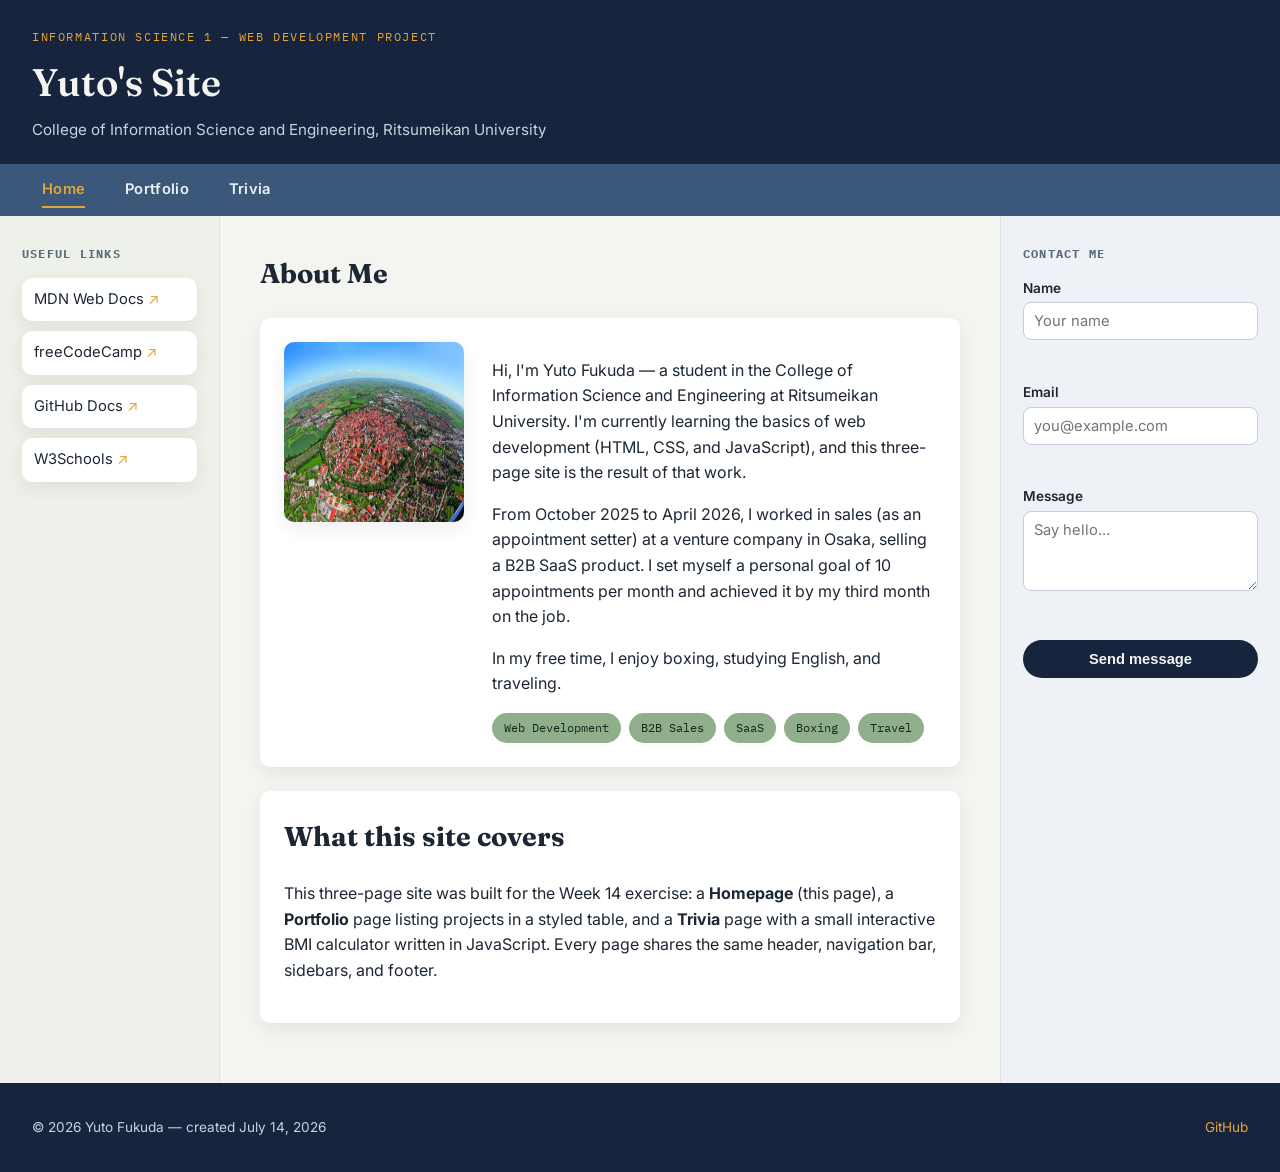
<file: index.html>
<!DOCTYPE html>
<html lang="en">
<head>
<meta charset="UTF-8">
<meta name="viewport" content="width=device-width, initial-scale=1.0">
<title>Yuto's Site — Home</title>
<link rel="stylesheet" href="style.css">
<link rel="preconnect" href="https://fonts.googleapis.com">
<link href="https://fonts.googleapis.com/css2?family=Fraunces:wght@500;600;700&family=Inter:wght@400;500;600;700&family=IBM+Plex+Mono:wght@500&display=swap" rel="stylesheet">
</head>
<body>
<div class="page">

  <header class="site-header">
    <p class="eyebrow">Information Science 1 — Web Development Project</p>
    <h1>Yuto's Site</h1>
    <p>College of Information Science and Engineering, Ritsumeikan University</p>
  </header>

  <nav class="site-nav" aria-label="Main navigation">
    <ul>
      <li><a href="index.html" aria-current="page">Home</a></li>
      <li><a href="portfolio.html">Portfolio</a></li>
      <li><a href="trivia.html">Trivia</a></li>
    </ul>
  </nav>

  <aside class="sidebar sidebar-left">
    <h2>Useful Links</h2>
    <ul>
      <li><a href="https://developer.mozilla.org/" target="_blank" rel="noopener noreferrer">MDN Web Docs</a></li>
      <li><a href="https://www.freecodecamp.org/" target="_blank" rel="noopener noreferrer">freeCodeCamp</a></li>
      <li><a href="https://docs.github.com/" target="_blank" rel="noopener noreferrer">GitHub Docs</a></li>
      <li><a href="https://www.w3schools.com/" target="_blank" rel="noopener noreferrer">W3Schools</a></li>
    </ul>
  </aside>

  <main class="main-content">
    <h2>About Me</h2>
    <section class="card profile">
      <img src="assets/heritage.jpg" alt="Aerial view of Nördlingen, a walled town in Germany" width="180" height="180">
      <div>
        <p>
          Hi, I'm Yuto Fukuda — a student in the College of Information Science and Engineering
          at Ritsumeikan University. I'm currently learning the basics of web development
          (HTML, CSS, and JavaScript), and this three-page site is the result of that work.
        </p>
        <p>
          From October 2025 to April 2026, I worked in sales (as an appointment setter) at
          a venture company in Osaka, selling a B2B SaaS product. I set myself a personal
          goal of 10 appointments per month and achieved it by my third month on the job.
        </p>
        <p>
          In my free time, I enjoy boxing, studying English, and traveling.
        </p>
        <ul class="tag-list">
          <li class="tag">Web Development</li>
          <li class="tag">B2B Sales</li>
          <li class="tag">SaaS</li>
          <li class="tag">Boxing</li>
          <li class="tag">Travel</li>
        </ul>
      </div>
    </section>

    <section class="card">
      <h2 style="margin-top:0;">What this site covers</h2>
      <p>
        This three-page site was built for the Week 14 exercise: a <strong>Homepage</strong>
        (this page), a <strong>Portfolio</strong> page listing projects in a styled table, and
        a <strong>Trivia</strong> page with a small interactive BMI calculator written in
        JavaScript. Every page shares the same header, navigation bar, sidebars, and footer.
      </p>
    </section>
  </main>

  <aside class="sidebar sidebar-right">
    <h2>Contact Me</h2>
    <form class="contact-form" id="contactForm" novalidate>
      <div>
        <label for="cf-name">Name</label>
        <input type="text" id="cf-name" name="name" placeholder="Your name">
        <p class="field-error" id="cf-name-error"></p>
      </div>
      <div>
        <label for="cf-email">Email</label>
        <input type="email" id="cf-email" name="email" placeholder="you@example.com">
        <p class="field-error" id="cf-email-error"></p>
      </div>
      <div>
        <label for="cf-message">Message</label>
        <textarea id="cf-message" name="message" placeholder="Say hello..."></textarea>
        <p class="field-error" id="cf-message-error"></p>
      </div>
      <button type="submit" class="btn">Send message</button>
      <p id="formStatus" role="status"></p>
    </form>
  </aside>

  <footer class="site-footer">
    <p>&copy; 2026 Yuto Fukuda — created July 14, 2026</p>
    <nav aria-label="External profiles">
      <a href="https://github.com/yuto-f04/my-portfolio-site-W14" target="_blank" rel="noopener noreferrer">GitHub</a>
    </nav>
  </footer>

</div>
<script src="script.js"></script>
</body>
</html>
</file>
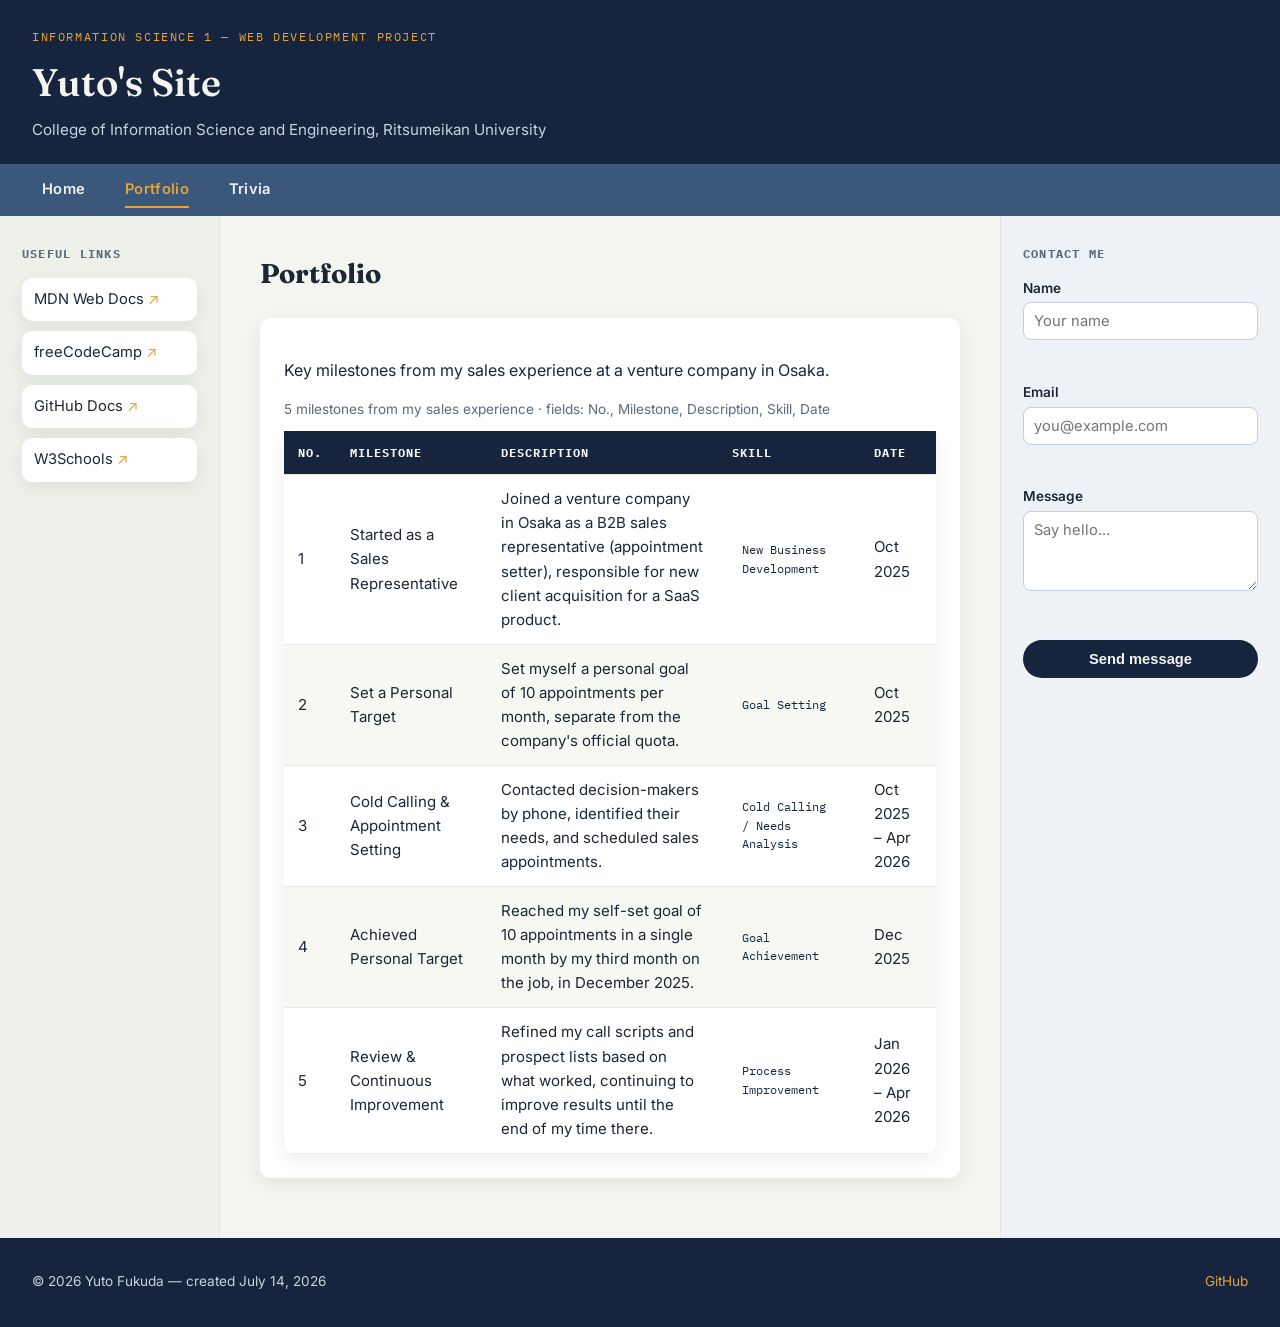
<file: portfolio.html>
<!DOCTYPE html>
<html lang="en">
<head>
<meta charset="UTF-8">
<meta name="viewport" content="width=device-width, initial-scale=1.0">
<title>Yuto's Site — Portfolio</title>
<link rel="stylesheet" href="style.css">
<link rel="preconnect" href="https://fonts.googleapis.com">
<link href="https://fonts.googleapis.com/css2?family=Fraunces:wght@500;600;700&family=Inter:wght@400;500;600;700&family=IBM+Plex+Mono:wght@500&display=swap" rel="stylesheet">
</head>
<body>
<div class="page">

  <header class="site-header">
    <p class="eyebrow">Information Science 1 — Web Development Project</p>
    <h1>Yuto's Site</h1>
    <p>College of Information Science and Engineering, Ritsumeikan University</p>
  </header>

  <nav class="site-nav" aria-label="Main navigation">
    <ul>
      <li><a href="index.html">Home</a></li>
      <li><a href="portfolio.html" aria-current="page">Portfolio</a></li>
      <li><a href="trivia.html">Trivia</a></li>
    </ul>
  </nav>

  <aside class="sidebar sidebar-left">
    <h2>Useful Links</h2>
    <ul>
      <li><a href="https://developer.mozilla.org/" target="_blank" rel="noopener noreferrer">MDN Web Docs</a></li>
      <li><a href="https://www.freecodecamp.org/" target="_blank" rel="noopener noreferrer">freeCodeCamp</a></li>
      <li><a href="https://docs.github.com/" target="_blank" rel="noopener noreferrer">GitHub Docs</a></li>
      <li><a href="https://www.w3schools.com/" target="_blank" rel="noopener noreferrer">W3Schools</a></li>
    </ul>
  </aside>

  <main class="main-content">
    <h2>Portfolio</h2>
    <section class="card">
      <p>Key milestones from my sales experience at a venture company in Osaka.</p>

      <table class="portfolio-table">
        <caption>5 milestones from my sales experience · fields: No., Milestone, Description, Skill, Date</caption>
        <thead>
          <tr>
            <th scope="col">No.</th>
            <th scope="col">Milestone</th>
            <th scope="col">Description</th>
            <th scope="col">Skill</th>
            <th scope="col">Date</th>
          </tr>
        </thead>
        <tbody>
          <tr>
            <td>1</td>
            <td>Started as a Sales Representative</td>
            <td>Joined a venture company in Osaka as a B2B sales representative (appointment setter), responsible for new client acquisition for a SaaS product.</td>
            <td><span class="chip">New Business Development</span></td>
            <td>Oct 2025</td>
          </tr>
          <tr>
            <td>2</td>
            <td>Set a Personal Target</td>
            <td>Set myself a personal goal of 10 appointments per month, separate from the company's official quota.</td>
            <td><span class="chip">Goal Setting</span></td>
            <td>Oct 2025</td>
          </tr>
          <tr>
            <td>3</td>
            <td>Cold Calling &amp; Appointment Setting</td>
            <td>Contacted decision-makers by phone, identified their needs, and scheduled sales appointments.</td>
            <td><span class="chip">Cold Calling / Needs Analysis</span></td>
            <td>Oct 2025 – Apr 2026</td>
          </tr>
          <tr>
            <td>4</td>
            <td>Achieved Personal Target</td>
            <td>Reached my self-set goal of 10 appointments in a single month by my third month on the job, in December 2025.</td>
            <td><span class="chip">Goal Achievement</span></td>
            <td>Dec 2025</td>
          </tr>
          <tr>
            <td>5</td>
            <td>Review &amp; Continuous Improvement</td>
            <td>Refined my call scripts and prospect lists based on what worked, continuing to improve results until the end of my time there.</td>
            <td><span class="chip">Process Improvement</span></td>
            <td>Jan 2026 – Apr 2026</td>
          </tr>
        </tbody>
      </table>
    </section>
  </main>

  <aside class="sidebar sidebar-right">
    <h2>Contact Me</h2>
    <form class="contact-form" id="contactForm" novalidate>
      <div>
        <label for="cf-name">Name</label>
        <input type="text" id="cf-name" name="name" placeholder="Your name">
        <p class="field-error" id="cf-name-error"></p>
      </div>
      <div>
        <label for="cf-email">Email</label>
        <input type="email" id="cf-email" name="email" placeholder="you@example.com">
        <p class="field-error" id="cf-email-error"></p>
      </div>
      <div>
        <label for="cf-message">Message</label>
        <textarea id="cf-message" name="message" placeholder="Say hello..."></textarea>
        <p class="field-error" id="cf-message-error"></p>
      </div>
      <button type="submit" class="btn">Send message</button>
      <p id="formStatus" role="status"></p>
    </form>
  </aside>

  <footer class="site-footer">
    <p>&copy; 2026 Yuto Fukuda — created July 14, 2026</p>
    <nav aria-label="External profiles">
      <a href="https://github.com/yuto-f04/my-portfolio-site-W14" target="_blank" rel="noopener noreferrer">GitHub</a>
    </nav>
  </footer>

</div>
<script src="script.js"></script>
</body>
</html>
</file>
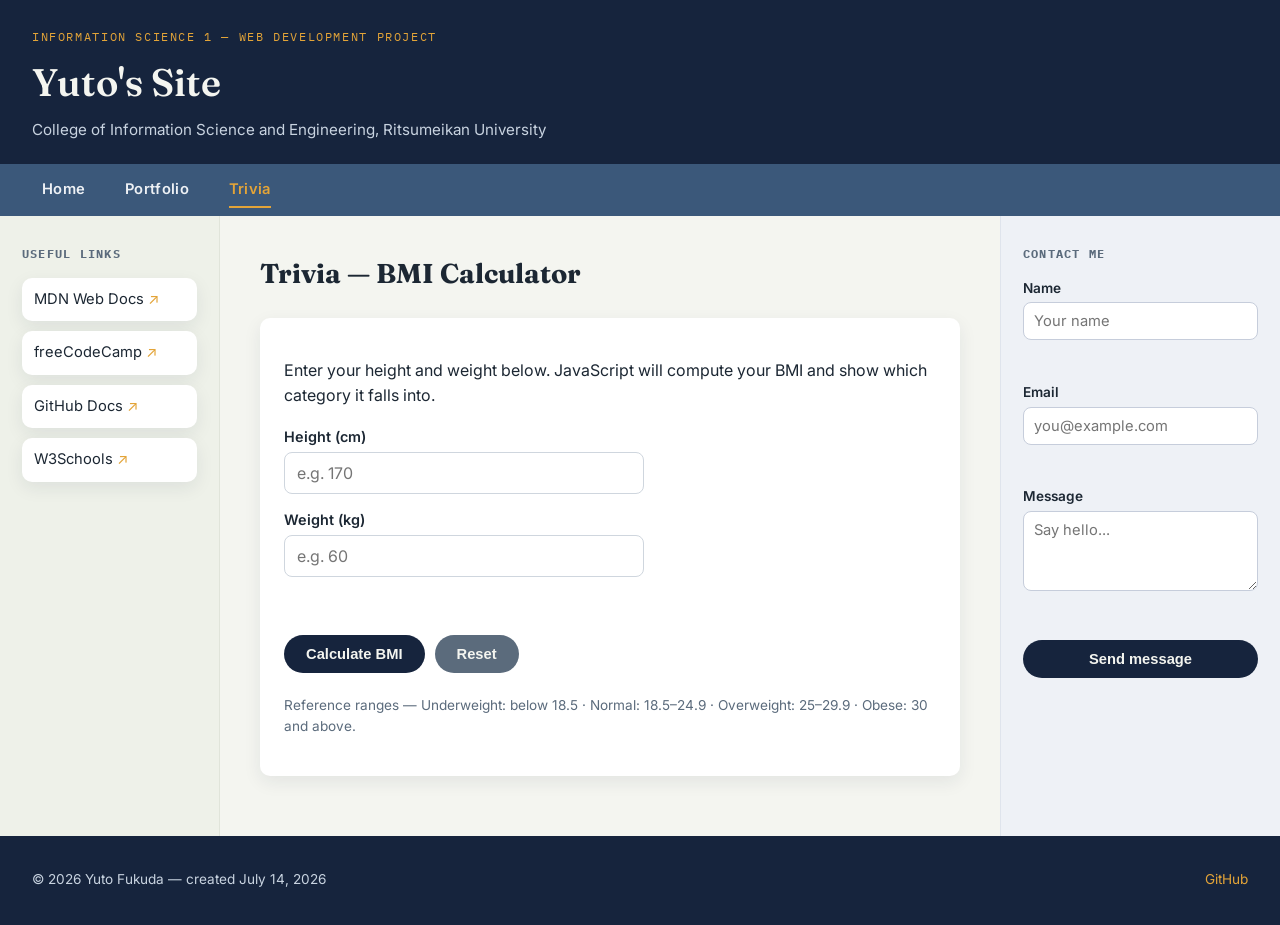
<file: trivia.html>
<!DOCTYPE html>
<html lang="en">
<head>
<meta charset="UTF-8">
<meta name="viewport" content="width=device-width, initial-scale=1.0">
<title>Yuto's Site — Trivia</title>
<link rel="stylesheet" href="style.css">
<link rel="preconnect" href="https://fonts.googleapis.com">
<link href="https://fonts.googleapis.com/css2?family=Fraunces:wght@500;600;700&family=Inter:wght@400;500;600;700&family=IBM+Plex+Mono:wght@500&display=swap" rel="stylesheet">
</head>
<body>
<div class="page">

  <header class="site-header">
    <p class="eyebrow">Information Science 1 — Web Development Project</p>
    <h1>Yuto's Site</h1>
    <p>College of Information Science and Engineering, Ritsumeikan University</p>
  </header>

  <nav class="site-nav" aria-label="Main navigation">
    <ul>
      <li><a href="index.html">Home</a></li>
      <li><a href="portfolio.html">Portfolio</a></li>
      <li><a href="trivia.html" aria-current="page">Trivia</a></li>
    </ul>
  </nav>

  <aside class="sidebar sidebar-left">
    <h2>Useful Links</h2>
    <ul>
      <li><a href="https://developer.mozilla.org/" target="_blank" rel="noopener noreferrer">MDN Web Docs</a></li>
      <li><a href="https://www.freecodecamp.org/" target="_blank" rel="noopener noreferrer">freeCodeCamp</a></li>
      <li><a href="https://docs.github.com/" target="_blank" rel="noopener noreferrer">GitHub Docs</a></li>
      <li><a href="https://www.w3schools.com/" target="_blank" rel="noopener noreferrer">W3Schools</a></li>
    </ul>
  </aside>

  <main class="main-content">
    <h2>Trivia — BMI Calculator</h2>
    <section class="card">
      <p>Enter your height and weight below. JavaScript will compute your BMI and show which category it falls into.</p>

      <form class="calc-form" id="bmiForm">
        <div>
          <label for="height">Height (cm)</label>
          <input type="number" id="height" name="height" min="1" step="0.1" placeholder="e.g. 170" required>
        </div>
        <div>
          <label for="weight">Weight (kg)</label>
          <input type="number" id="weight" name="weight" min="1" step="0.1" placeholder="e.g. 60" required>
        </div>
        <p class="field-error" id="bmiError"></p>
        <div style="display:flex; gap:10px;">
          <button type="submit" class="btn">Calculate BMI</button>
          <button type="reset" class="btn" style="background:var(--ink-lt);">Reset</button>
        </div>
      </form>

      <div id="bmiResult" aria-live="polite"></div>

      <p style="margin-top:22px; font-size:0.85rem; color:var(--ink-lt);">
        Reference ranges — Underweight: below 18.5 · Normal: 18.5–24.9 ·
        Overweight: 25–29.9 · Obese: 30 and above.
      </p>
    </section>
  </main>

  <aside class="sidebar sidebar-right">
    <h2>Contact Me</h2>
    <form class="contact-form" id="contactForm" novalidate>
      <div>
        <label for="cf-name">Name</label>
        <input type="text" id="cf-name" name="name" placeholder="Your name">
        <p class="field-error" id="cf-name-error"></p>
      </div>
      <div>
        <label for="cf-email">Email</label>
        <input type="email" id="cf-email" name="email" placeholder="you@example.com">
        <p class="field-error" id="cf-email-error"></p>
      </div>
      <div>
        <label for="cf-message">Message</label>
        <textarea id="cf-message" name="message" placeholder="Say hello..."></textarea>
        <p class="field-error" id="cf-message-error"></p>
      </div>
      <button type="submit" class="btn">Send message</button>
      <p id="formStatus" role="status"></p>
    </form>
  </aside>

  <footer class="site-footer">
    <p>&copy; 2026 Yuto Fukuda — created July 14, 2026</p>
    <nav aria-label="External profiles">
      <a href="https://github.com/yuto-f04/my-portfolio-site-W14" target="_blank" rel="noopener noreferrer">GitHub</a>
    </nav>
  </footer>

</div>
<script src="script.js"></script>
</body>
</html>
</file>
<file: style.css>
/* =====================================================
   style.css — shared stylesheet for all pages
   Design tokens
   ----------------------------------------------------
   --navy   : primary ink / header & footer background
   --slate  : secondary panels / nav background
   --amber  : accent / hover / links / buttons
   --sage   : secondary accent / success / tags
   --paper  : page background
   --ink    : body text
   --ink-lt : muted text
   ===================================================== */

:root {
  --navy: #16243d;
  --slate: #3b587a;
  --amber: #e3a438;
  --sage: #8faf8b;
  --paper: #f4f5f0;
  --card: #ffffff;
  --ink: #1c2733;
  --ink-lt: #5b6b7c;
  --danger: #c0553a;
  --radius: 10px;
  --shadow: 0 6px 18px rgba(22, 36, 61, 0.08);
  --font-display: "Fraunces", Georgia, "Hiragino Mincho ProN", serif;
  --font-body: "Inter", "Hiragino Kaku Gothic ProN", "Yu Gothic", sans-serif;
  --font-mono: "IBM Plex Mono", "SFMono-Regular", Menlo, monospace;
}

* { box-sizing: border-box; }

html { scroll-behavior: smooth; }

body {
  margin: 0;
  font-family: var(--font-body);
  color: var(--ink);
  background: var(--paper);
  line-height: 1.6;
}

img { max-width: 100%; display: block; }

a { color: var(--slate); }
a:focus-visible,
button:focus-visible,
input:focus-visible,
textarea:focus-visible {
  outline: 3px solid var(--amber);
  outline-offset: 2px;
}

/* ---------- page shell (CSS Grid) ---------- */
.page {
  display: grid;
  grid-template-columns: 220px 1fr 280px;
  grid-template-areas:
    "header header header"
    "nav    nav    nav"
    "aside-l main aside-r"
    "footer footer footer";
  min-height: 100vh;
}

/* ---------- header ---------- */
.site-header {
  grid-area: header;
  background: var(--navy);
  color: var(--paper);
  padding: 28px 32px 22px;
}

.site-header .eyebrow {
  font-family: var(--font-mono);
  letter-spacing: 0.14em;
  font-size: 0.72rem;
  color: var(--amber);
  text-transform: uppercase;
  margin: 0 0 6px;
}

.site-header h1 {
  font-family: var(--font-display);
  font-weight: 600;
  font-size: clamp(1.8rem, 3vw, 2.4rem);
  margin: 0 0 4px;
}

.site-header p {
  margin: 0;
  color: #c8d3e0;
  font-size: 0.95rem;
}

/* ---------- nav ---------- */
.site-nav {
  grid-area: nav;
  background: var(--slate);
}

.site-nav ul {
  list-style: none;
  display: flex;
  gap: 4px;
  margin: 0;
  padding: 0 24px;
}

.site-nav a {
  position: relative;
  display: inline-block;
  padding: 14px 18px;
  color: #eef1f5;
  text-decoration: none;
  font-weight: 600;
  font-size: 0.92rem;
  letter-spacing: 0.02em;
}

.site-nav a::after {
  content: "";
  position: absolute;
  left: 18px;
  right: 18px;
  bottom: 8px;
  height: 2px;
  background: var(--amber);
  transform: scaleX(0);
  transform-origin: left;
  transition: transform 0.2s ease;
}

.site-nav a:hover::after,
.site-nav a[aria-current="page"]::after {
  transform: scaleX(1);
}

.site-nav a[aria-current="page"] {
  color: var(--amber);
}

/* ---------- sidebars ---------- */
.sidebar {
  padding: 28px 22px;
}

.sidebar h2 {
  font-family: var(--font-mono);
  font-size: 0.78rem;
  letter-spacing: 0.1em;
  text-transform: uppercase;
  color: var(--ink-lt);
  margin: 0 0 14px;
}

.sidebar-left {
  grid-area: aside-l;
  background: #eef1e9;
  border-right: 1px solid #e0e4da;
}

.sidebar-left ul {
  list-style: none;
  margin: 0;
  padding: 0;
  display: grid;
  gap: 10px;
}

.sidebar-left a {
  display: block;
  padding: 10px 12px;
  background: var(--card);
  border-radius: var(--radius);
  text-decoration: none;
  color: var(--ink);
  font-size: 0.92rem;
  box-shadow: var(--shadow);
  transition: transform 0.15s ease, color 0.15s ease;
}

.sidebar-left a:hover {
  transform: translateX(3px);
  color: var(--slate);
}

.sidebar-left a::after {
  content: " ↗";
  color: var(--amber);
}

.sidebar-right {
  grid-area: aside-r;
  background: #eef1f6;
  border-left: 1px solid #dfe4ec;
}

/* ---------- main content ---------- */
.main-content {
  grid-area: main;
  padding: 36px 40px;
}

.main-content h2 {
  font-family: var(--font-display);
  font-size: 1.7rem;
  margin-top: 0;
}

.card {
  background: var(--card);
  border-radius: var(--radius);
  padding: 24px;
  box-shadow: var(--shadow);
  margin-bottom: 24px;
}

/* ---------- homepage ---------- */
.profile {
  display: grid;
  grid-template-columns: 180px 1fr;
  gap: 28px;
  align-items: start;
}

.profile img { border-radius: var(--radius); box-shadow: var(--shadow); }

.tag-list { list-style: none; margin: 14px 0 0; padding: 0; display: flex; flex-wrap: wrap; gap: 8px; }

.tag {
  font-family: var(--font-mono);
  font-size: 0.78rem;
  padding: 5px 12px;
  border-radius: 999px;
  background: var(--sage);
  color: #16281a;
}

@media (max-width: 640px) {
  .profile { grid-template-columns: 1fr; }
}

/* ---------- portfolio table ---------- */
.portfolio-table {
  width: 100%;
  border-collapse: collapse;
  overflow: hidden;
  border-radius: var(--radius);
  box-shadow: var(--shadow);
}

.portfolio-table caption {
  text-align: left;
  font-size: 0.85rem;
  color: var(--ink-lt);
  margin-bottom: 10px;
}

.portfolio-table th,
.portfolio-table td {
  padding: 12px 14px;
  text-align: left;
  border-bottom: 1px solid #e7e9e4;
  font-size: 0.94rem;
}

.portfolio-table thead th {
  background: var(--navy);
  color: var(--paper);
  font-family: var(--font-mono);
  font-size: 0.75rem;
  letter-spacing: 0.08em;
  text-transform: uppercase;
}

.portfolio-table tbody tr:nth-child(even) { background: #f7f8f3; }
.portfolio-table tbody tr:hover { background: #fbeed7; }

.chip {
  display: inline-block;
  font-family: var(--font-mono);
  font-size: 0.72rem;
  padding: 3px 10px;
  border-radius: 999px;
  color: #16243d;
  margin: 2px 4px 2px 0;
}
.chip-html  { background: #f2c98a; }
.chip-css   { background: #a9c6e8; }
.chip-js    { background: #e3a438; color: #2a1c00; }
.chip-python{ background: #8faf8b; }
.chip-git   { background: #d3a0b0; }

/* ---------- trivia / BMI calculator ---------- */
.calc-form {
  display: grid;
  gap: 14px;
  max-width: 360px;
}

.calc-form label {
  font-weight: 600;
  font-size: 0.9rem;
  display: block;
  margin-bottom: 4px;
}

.calc-form input {
  width: 100%;
  padding: 10px 12px;
  border-radius: 8px;
  border: 1px solid #cfd6de;
  font-size: 1rem;
  font-family: var(--font-body);
}

.btn {
  justify-self: start;
  background: var(--navy);
  color: var(--paper);
  border: none;
  padding: 11px 22px;
  border-radius: 999px;
  font-weight: 700;
  font-size: 0.92rem;
  cursor: pointer;
  transition: background 0.15s ease, transform 0.1s ease;
}

.btn:hover { background: var(--slate); transform: translateY(-1px); }

#bmiResult {
  margin-top: 16px;
  padding: 16px;
  border-radius: var(--radius);
  background: #eef1e9;
  font-size: 1.02rem;
  display: none;
}

#bmiResult.show { display: block; }

#bmiResult .bmi-value {
  font-family: var(--font-display);
  font-size: 2rem;
  color: var(--navy);
}

.badge-category {
  font-family: var(--font-mono);
  font-size: 0.78rem;
  padding: 4px 12px;
  border-radius: 999px;
  color: #16243d;
}
.badge-under  { background: #a9c6e8; }
.badge-normal { background: #8faf8b; }
.badge-over   { background: #e3a438; }
.badge-obese  { background: #d98b6a; }

.field-error {
  color: var(--danger);
  font-size: 0.82rem;
  min-height: 1.1em;
  margin-top: 2px;
}

/* ---------- contact form (right sidebar) ---------- */
.contact-form {
  display: grid;
  gap: 12px;
}

.contact-form label {
  font-size: 0.85rem;
  font-weight: 600;
  display: block;
  margin-bottom: 3px;
}

.contact-form input,
.contact-form textarea {
  width: 100%;
  padding: 9px 10px;
  border-radius: 8px;
  border: 1px solid #c6cddb;
  font-family: var(--font-body);
  font-size: 0.92rem;
}

.contact-form textarea { resize: vertical; min-height: 80px; }

.contact-form .btn { width: 100%; justify-self: stretch; text-align: center; }

#formStatus {
  font-size: 0.85rem;
  margin-top: 4px;
}

#formStatus.success { color: #3e6b46; }
#formStatus.error { color: var(--danger); }

/* ---------- footer ---------- */
.site-footer {
  grid-area: footer;
  background: var(--navy);
  color: #c8d3e0;
  padding: 20px 32px;
  display: flex;
  flex-wrap: wrap;
  gap: 10px 24px;
  justify-content: space-between;
  align-items: center;
  font-size: 0.85rem;
}

.site-footer a {
  color: var(--amber);
  text-decoration: none;
  margin-left: 14px;
}

.site-footer a:hover { text-decoration: underline; }

/* ---------- responsive ---------- */
@media (max-width: 900px) {
  .page {
    grid-template-columns: 1fr;
    grid-template-areas:
      "header"
      "nav"
      "main"
      "aside-l"
      "aside-r"
      "footer";
  }
  .site-nav ul { flex-wrap: wrap; padding: 0 12px; }
  .main-content { padding: 28px 20px; }
}
</file>
